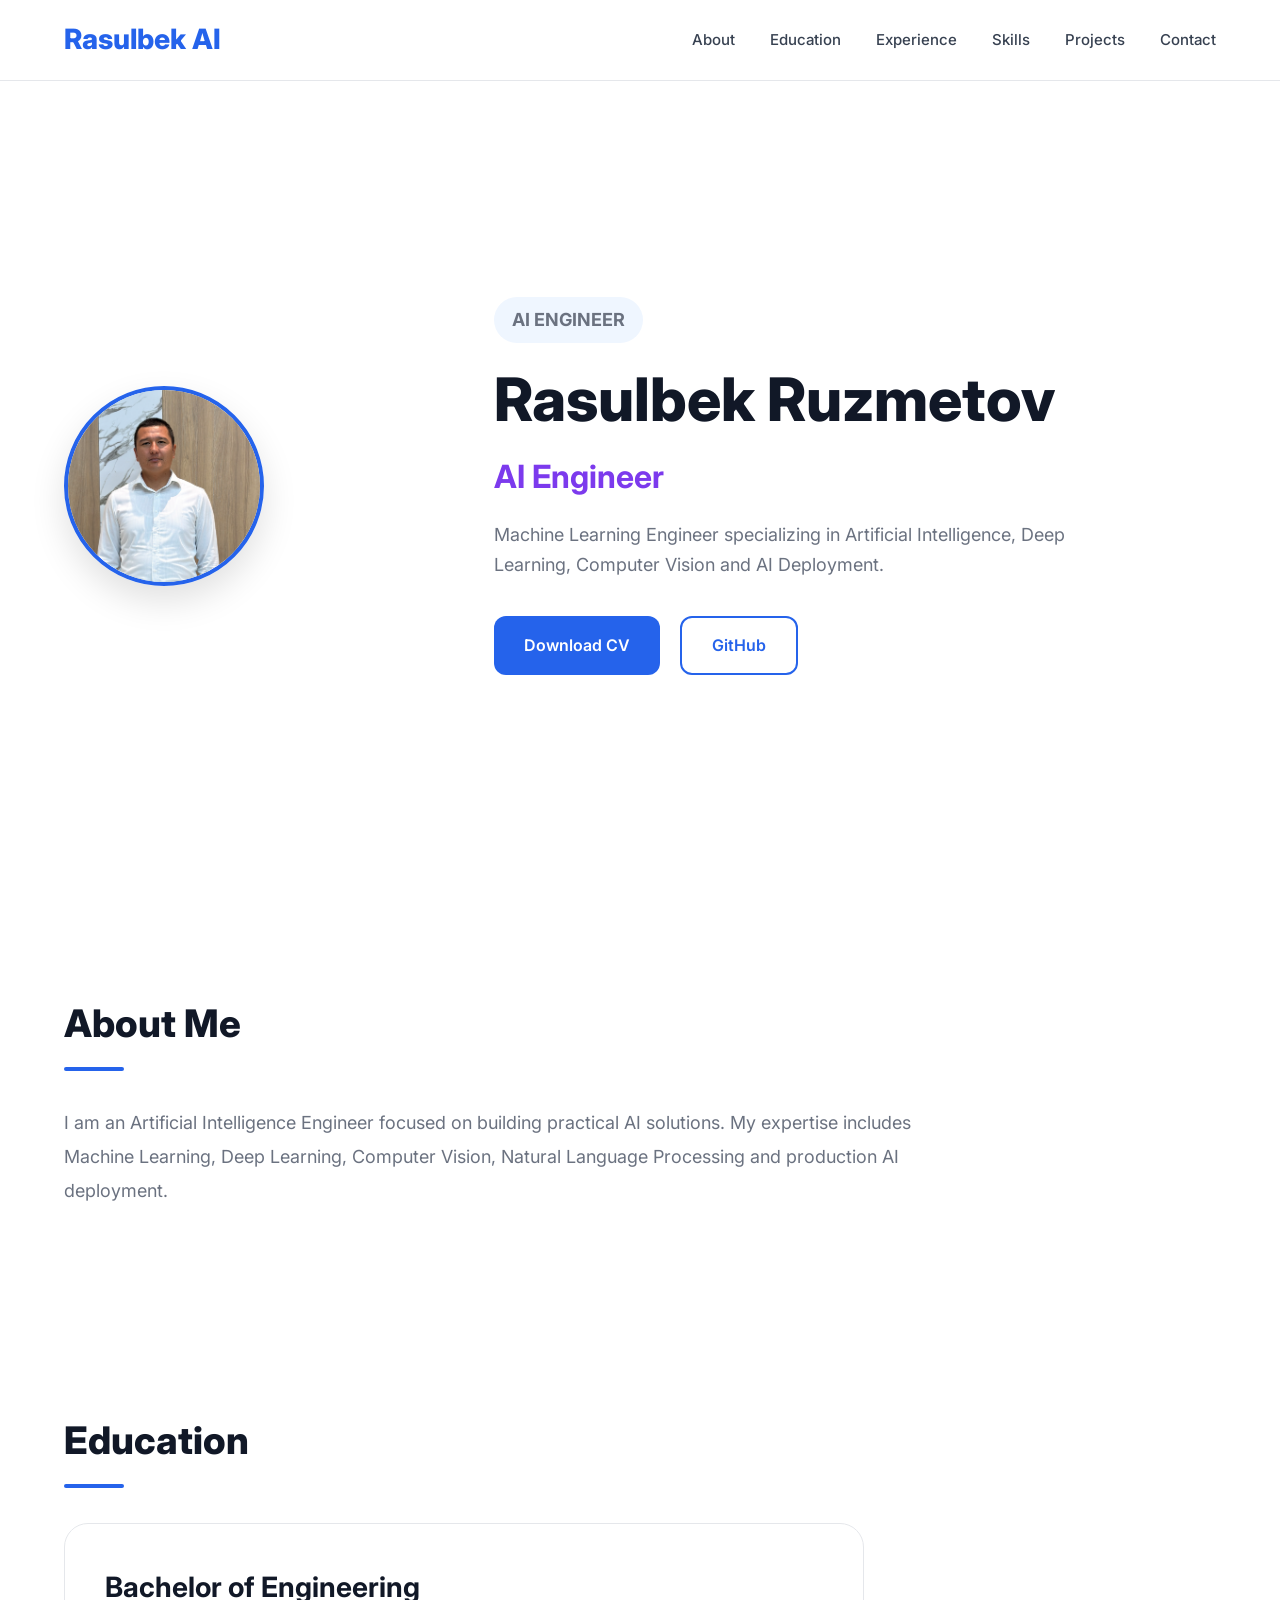
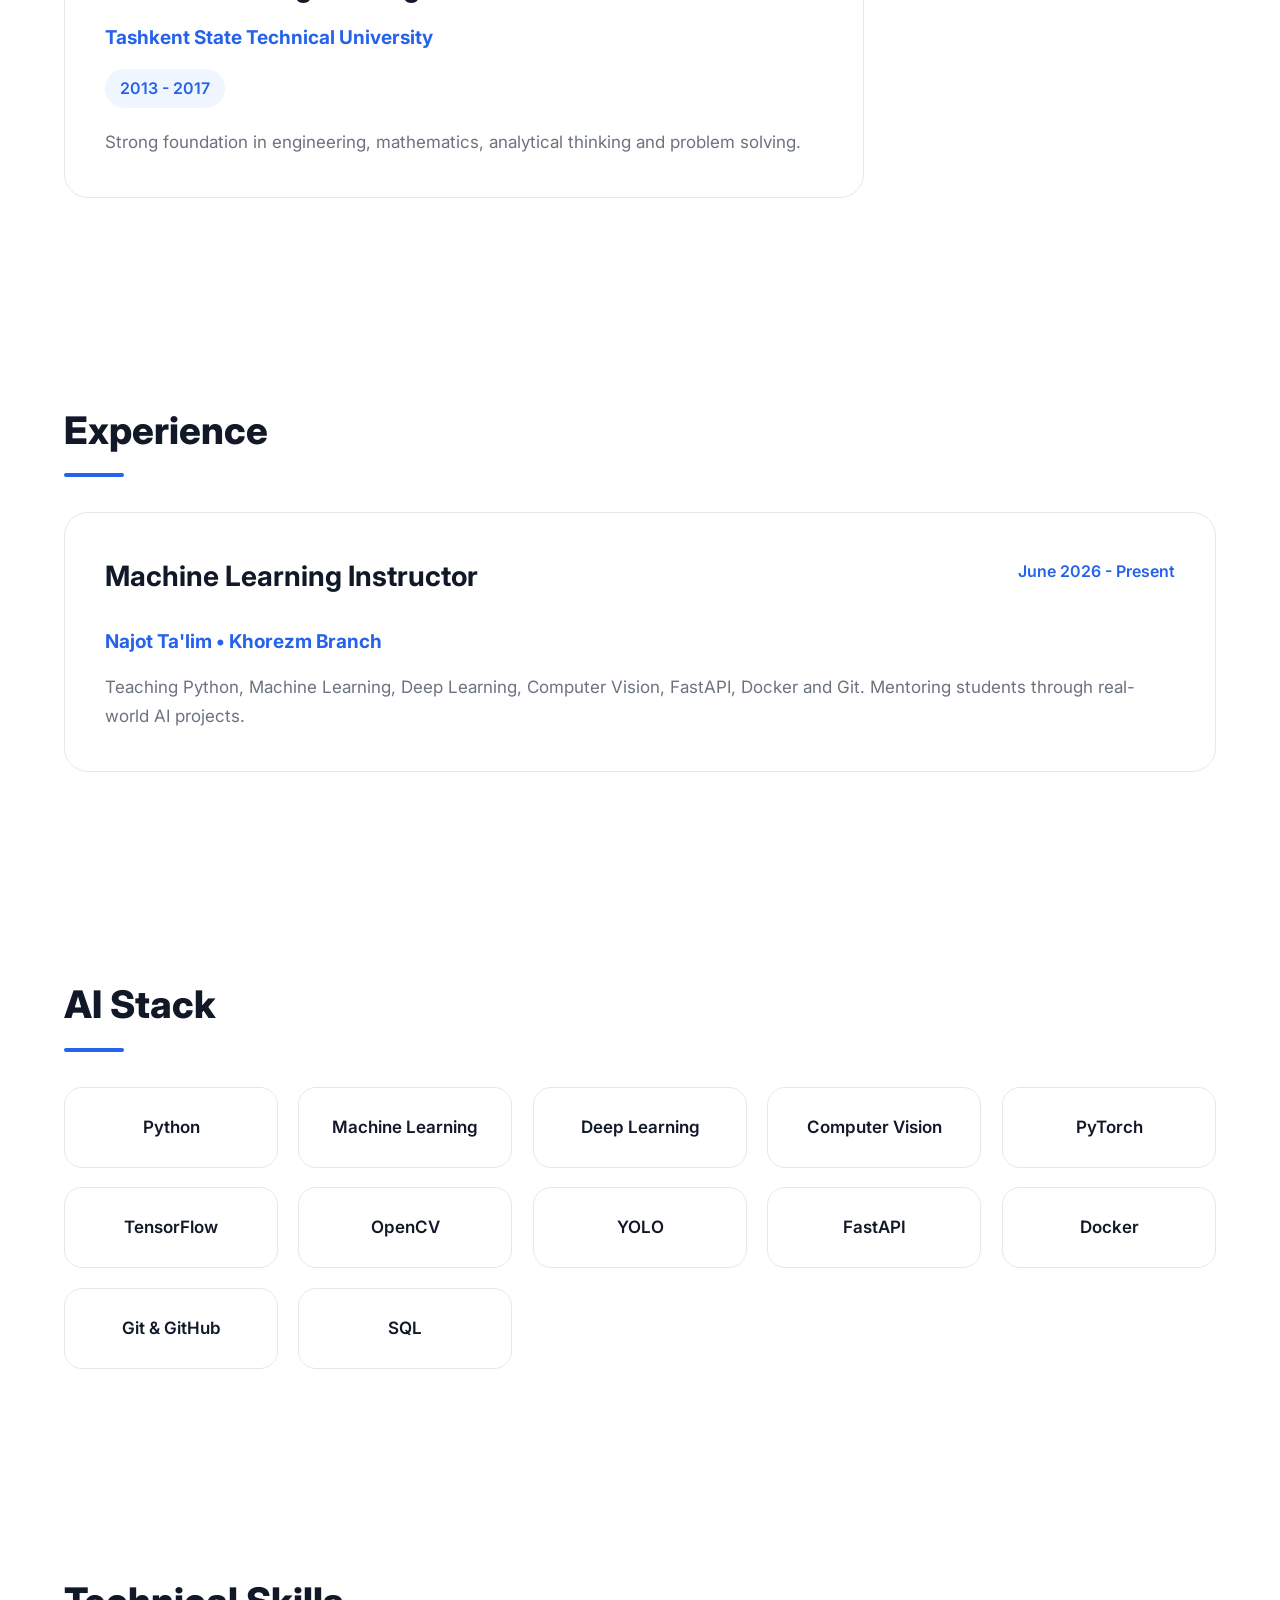
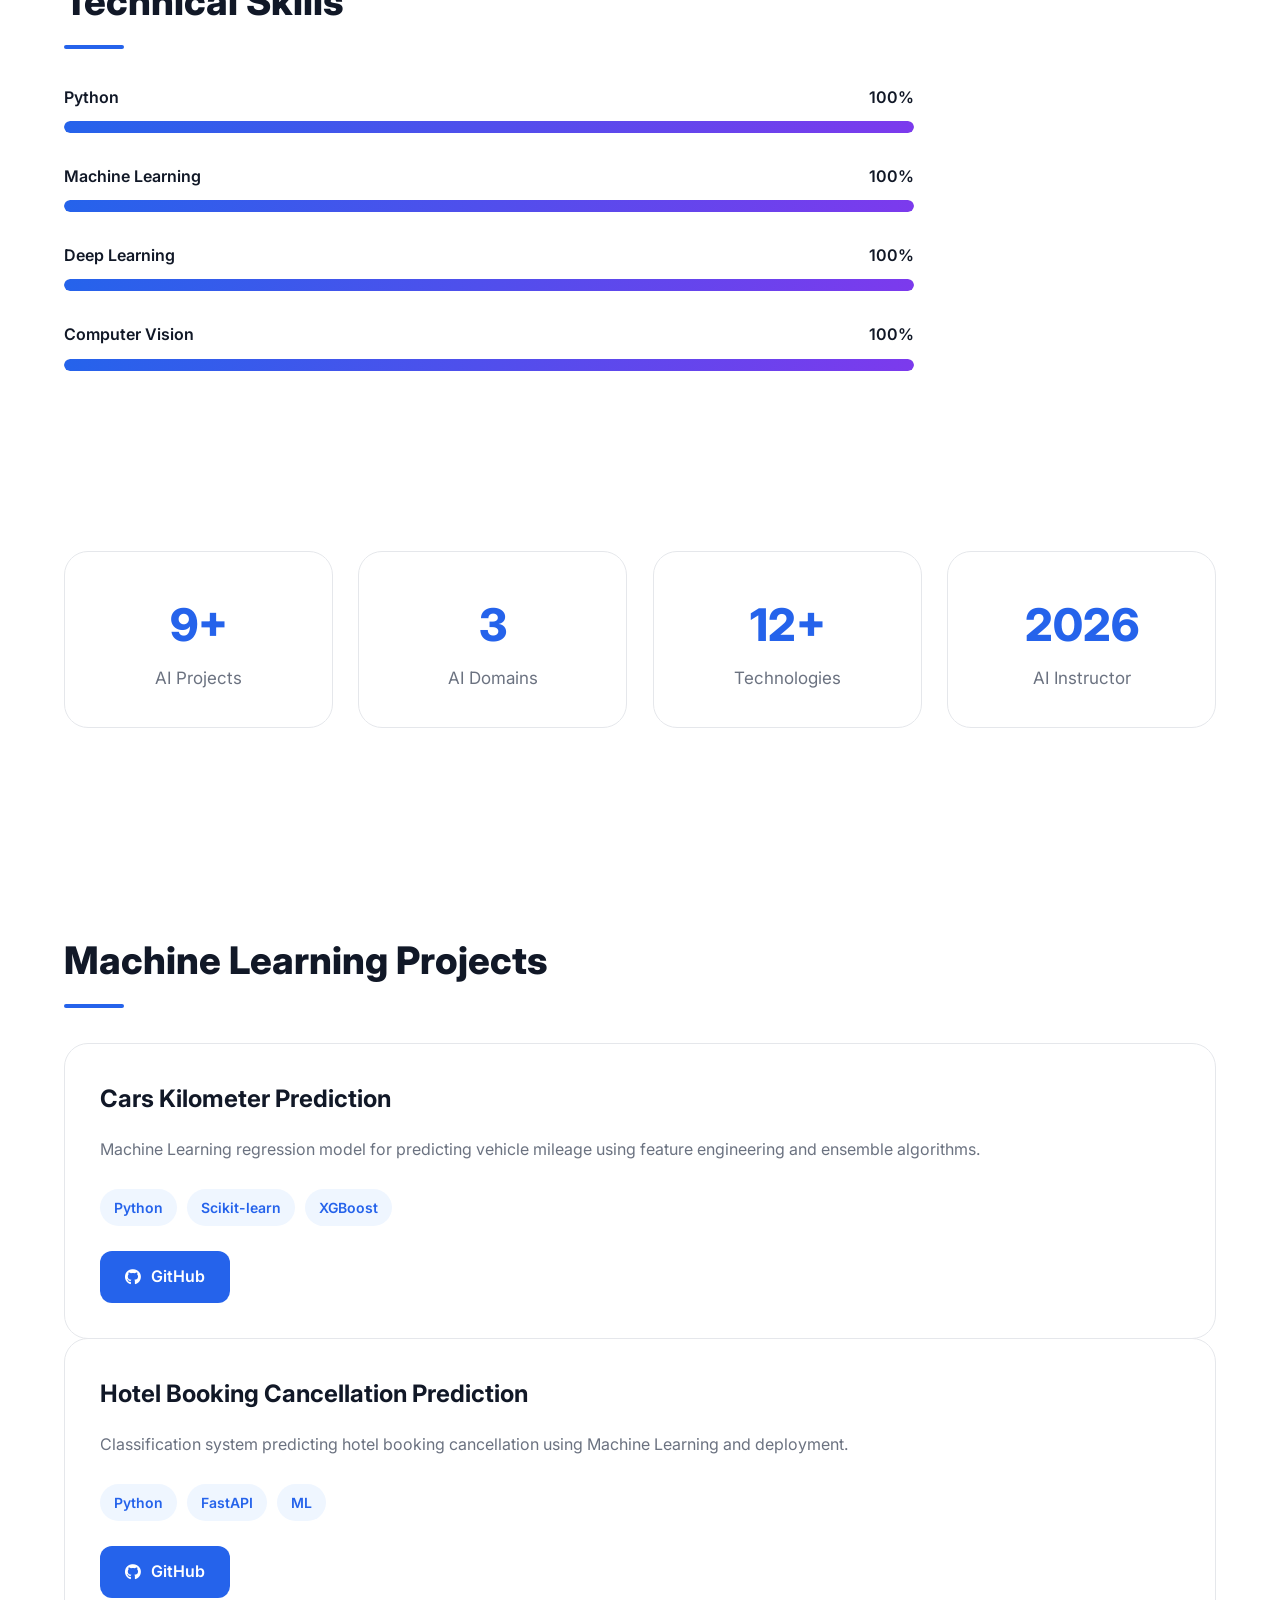
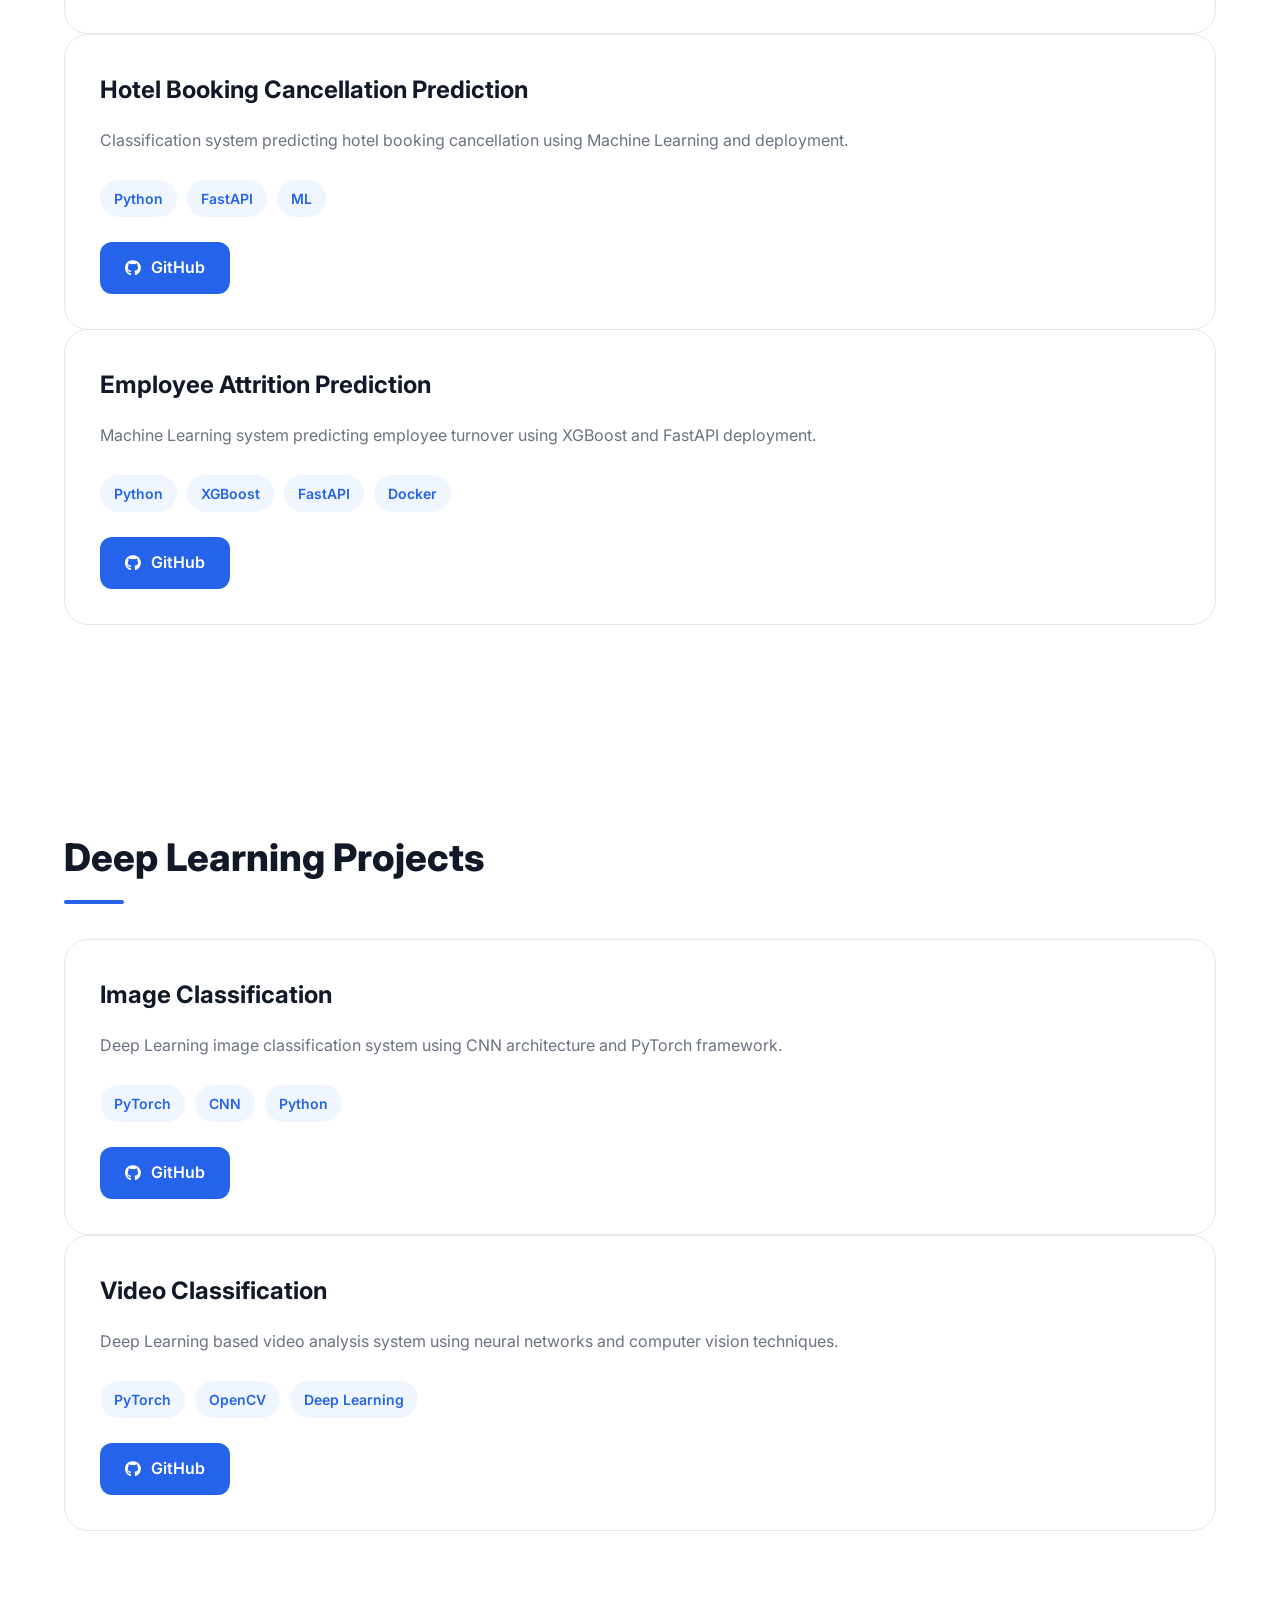
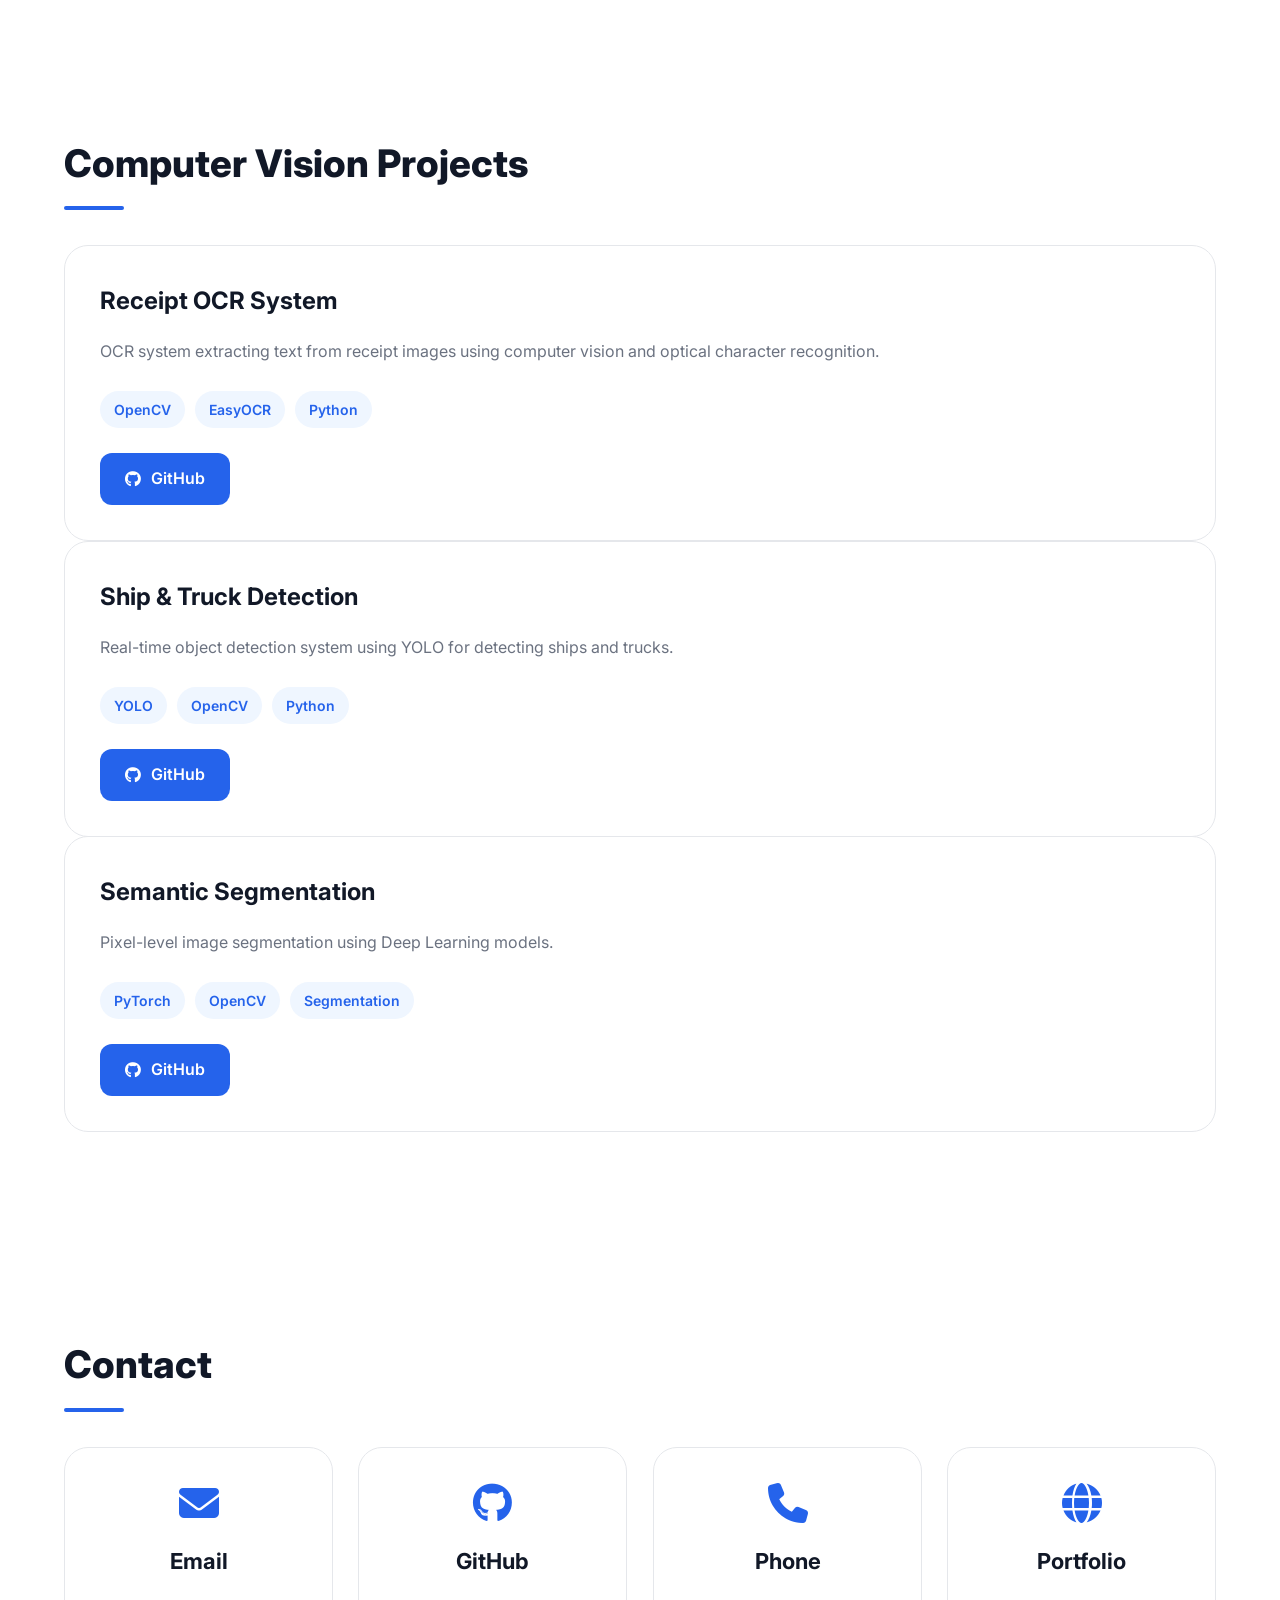
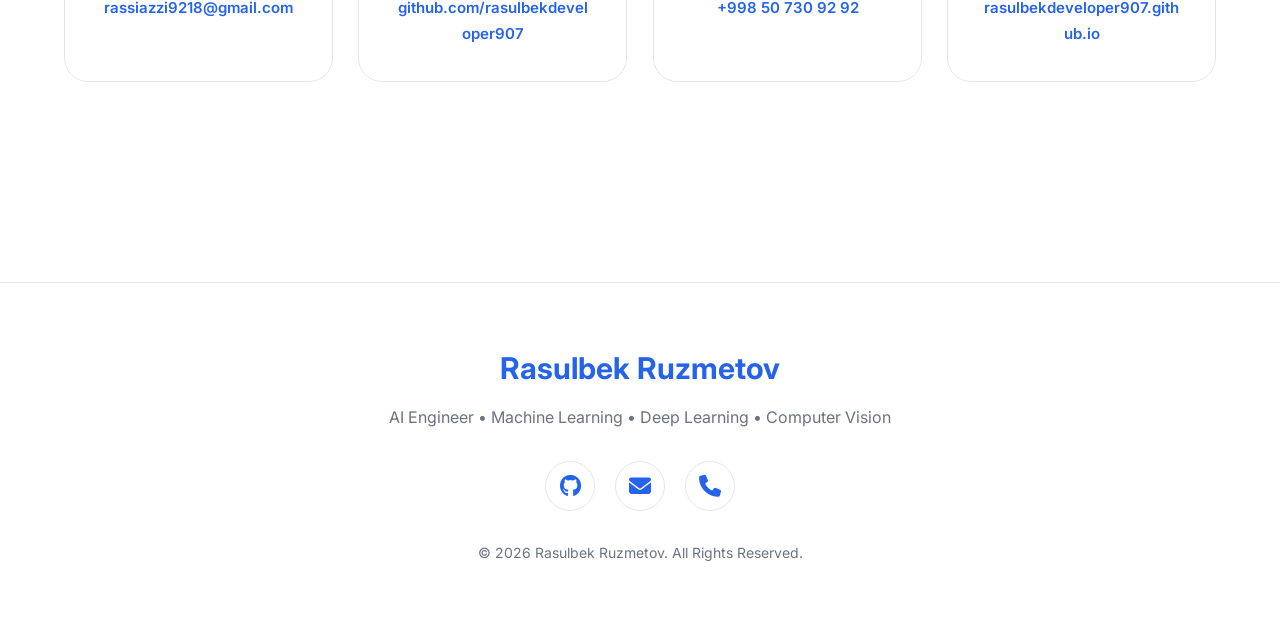
<file: index.html>
<!DOCTYPE html>
<html lang="en">

<head>

<meta charset="UTF-8">

<meta name="viewport" content="width=device-width, initial-scale=1.0">


<title>
Rasulbek Ruzmetov | AI Engineer
</title>


<!-- Google Font -->

<link rel="preconnect" href="https://fonts.googleapis.com">

<link rel="preconnect" href="https://fonts.gstatic.com" crossorigin>

<link href="https://fonts.googleapis.com/css2?family=Inter:wght@300;400;500;600;700;800&display=swap"
rel="stylesheet">


<!-- Icons -->

<link rel="stylesheet"
href="https://cdnjs.cloudflare.com/ajax/libs/font-awesome/6.7.2/css/all.min.css">


<!-- CSS -->

<link rel="stylesheet" href="style.css">


</head>



<body>


<!-- =========================
HEADER
========================= -->


<header>


<div class="container">


<nav>


<div class="logo">

Rasulbek AI

</div>



<ul>


<li>
<a href="#about">
About
</a>
</li>


<li>
<a href="#education">
Education
</a>
</li>


<li>
<a href="#experience">
Experience
</a>
</li>


<li>
<a href="#skills">
Skills
</a>
</li>


<li>
<a href="#projects">
Projects
</a>
</li>


<li>
<a href="#contact">
Contact
</a>
</li>


</ul>



</nav>


</div>


</header>





<!-- =========================
HERO SECTION
========================= -->

<section class="hero">

<div class="container hero-grid">


<div class="hero-image">

<img src="assets/profile.png"
alt="Rasulbek Ruzmetov">

</div>



<div class="hero-content">

<p class="badge">
AI ENGINEER
</p>


<h1>
Rasulbek Ruzmetov
</h1>


<h2>
<span class="typing"></span>
</h2>


<p>
Machine Learning Engineer specializing in
Artificial Intelligence, Deep Learning,
Computer Vision and AI Deployment.
</p>


<div class="buttons">

<a href="assets/CV.pdf"
class="btn primary">

Download CV

</a>


<a href="https://github.com/rasulbekdeveloper907"
class="btn outline">

GitHub

</a>


</div>


</div>


</div>

</section>




<!-- =========================
ABOUT
========================= -->


<section id="about">


<div class="container">


<h2 class="section-title">

About Me

</h2>



<p class="about-text">


I am an Artificial Intelligence Engineer
focused on building practical AI solutions.


My expertise includes Machine Learning,
Deep Learning, Computer Vision,
Natural Language Processing and
production AI deployment.


</p>


</div>


</section>





<!-- =========================
EDUCATION
========================= -->


<section id="education">


<div class="container">


<h2 class="section-title">

Education

</h2>



<div class="card">


<h3>

Bachelor of Engineering

</h3>


<h4>

Tashkent State Technical University

</h4>


<span>

2013 - 2017

</span>


<p>

Strong foundation in engineering,
mathematics, analytical thinking
and problem solving.

</p>


</div>


</div>


</section>



<!-- davom etadi -->



<script src="script.js"></script>


</body>


</html> 

<!-- =========================
EXPERIENCE
========================= -->


<section id="experience">


<div class="container">


<h2 class="section-title">

Experience

</h2>



<div class="card">


<div class="card-header">


<h3>

Machine Learning Instructor

</h3>


<span>

June 2026 - Present

</span>


</div>



<h4>

Najot Ta'lim • Khorezm Branch

</h4>



<p>


Teaching Python, Machine Learning,
Deep Learning, Computer Vision,
FastAPI, Docker and Git.


Mentoring students through
real-world AI projects.


</p>



</div>



</div>


</section>


<!-- =========================
AI STACK
========================= -->


<section id="stack">


<div class="container">


<h2 class="section-title">

AI Stack

</h2>



<div class="skills-grid">


<div class="skill">

Python

</div>


<div class="skill">

Machine Learning

</div>



<div class="skill">

Deep Learning

</div>



<div class="skill">

Computer Vision

</div>



<div class="skill">

PyTorch

</div>



<div class="skill">

TensorFlow

</div>



<div class="skill">

OpenCV

</div>



<div class="skill">

YOLO

</div>



<div class="skill">

FastAPI

</div>



<div class="skill">

Docker

</div>



<div class="skill">

Git & GitHub

</div>



<div class="skill">

SQL

</div>



</div>


</div>


</section>

<!-- =========================
SKILLS
========================= -->


<section id="skills">


<div class="container">


<h2 class="section-title">

Technical Skills

</h2>



<div class="skill-bars">


<div class="bar">


<div class="bar-title">

Python

<span>
100%
</span>

</div>


<div class="progress">


<div class="progress-fill python">

</div>


</div>


</div>




<div class="bar">


<div class="bar-title">

Machine Learning

<span>
100%
</span>

</div>


<div class="progress">


<div class="progress-fill ml">

</div>


</div>


</div>





<div class="bar">


<div class="bar-title">

Deep Learning

<span>
100%
</span>

</div>


<div class="progress">


<div class="progress-fill dl">

</div>


</div>


</div>





<div class="bar">


<div class="bar-title">

Computer Vision

<span>
100%
</span>

</div>


<div class="progress">


<div class="progress-fill cv">

</div>


</div>


</div>



</div>


</div>


</section>


<!-- =========================
STATS
========================= -->


<section class="stats">


<div class="container">


<div class="stats-grid">



<div class="stat-card">


<h3>

9+

</h3>


<p>

AI Projects

</p>


</div>





<div class="stat-card">


<h3>

3

</h3>


<p>

AI Domains

</p>


</div>





<div class="stat-card">


<h3>

12+

</h3>


<p>

Technologies

</p>


</div>





<div class="stat-card">


<h3>

2026

</h3>


<p>

AI Instructor

</p>


</div>



</div>


</div>


</section>


<section id="projects">


<div class="container">


<h2 class="section-title">

Machine Learning Projects

</h2>



<div class="projects-grid">

<div class="project-card">


<h3>

Cars Kilometer Prediction

</h3>



<p>

Machine Learning regression model
for predicting vehicle mileage
using feature engineering and
ensemble algorithms.

</p>



<div class="tech-stack">


<span>

Python

</span>


<span>

Scikit-learn

</span>


<span>

XGBoost

</span>



</div>



<a href="https://github.com/rasulbekdeveloper907/Cars-Kilometer-Prediction-"
target="_blank"
class="project-btn">


<i class="fa-brands fa-github"></i>

GitHub


</a>



</div>

<div class="project-card">


<h3>

Hotel Booking Cancellation Prediction

</h3>


<p>

Classification system predicting
hotel booking cancellation using
Machine Learning and deployment.

</p>


<div class="tech-stack">


<span>
Python
</span>


<span>
FastAPI
</span>


<span>
ML
</span>


</div>



<a href="https://github.com/rasulbekdeveloper907/Hotel-Booking-Cancellation-Prediction"
target="_blank"
class="project-btn">


<i class="fa-brands fa-github"></i>

GitHub


</a>



</div>


<div class="project-card">


<h3>

Hotel Booking Cancellation Prediction

</h3>


<p>

Classification system predicting
hotel booking cancellation using
Machine Learning and deployment.

</p>


<div class="tech-stack">


<span>
Python
</span>


<span>
FastAPI
</span>


<span>
ML
</span>


</div>



<a href="https://github.com/rasulbekdeveloper907/Hotel-Booking-Cancellation-Prediction"
target="_blank"
class="project-btn">


<i class="fa-brands fa-github"></i>

GitHub


</a>



</div>

<!-- ML PROJECT 4 -->

<div class="project-card">


<h3>

Employee Attrition Prediction

</h3>


<p>

Machine Learning system predicting
employee turnover using XGBoost
and FastAPI deployment.

</p>



<div class="tech-stack">


<span>
Python
</span>


<span>
XGBoost
</span>


<span>
FastAPI
</span>


<span>
Docker
</span>


</div>



<a href="https://github.com/rasulbekdeveloper907/Employee_Attrition_Project"
target="_blank"
class="project-btn">


<i class="fa-brands fa-github"></i>

GitHub


</a>


</div>

</div>

</div>

</section>


<!-- =========================
DEEP LEARNING PROJECTS
========================= -->


<section id="deep-learning">


<div class="container">


<h2 class="section-title">

Deep Learning Projects

</h2>



<div class="projects-grid">


<div class="project-card">


<h3>

Image Classification

</h3>


<p>

Deep Learning image classification
system using CNN architecture
and PyTorch framework.

</p>



<div class="tech-stack">


<span>
PyTorch
</span>


<span>
CNN
</span>


<span>
Python
</span>


</div>



<a href="https://github.com/rasulbekdeveloper907/DL_Image_Project"
target="_blank"
class="project-btn">


<i class="fa-brands fa-github"></i>

GitHub


</a>



</div>


<div class="project-card">


<h3>

Video Classification

</h3>


<p>

Deep Learning based video analysis
system using neural networks and
computer vision techniques.

</p>



<div class="tech-stack">


<span>
PyTorch
</span>


<span>
OpenCV
</span>


<span>
Deep Learning
</span>


</div>



<a href="https://github.com/rasulbekdeveloper907/DL_Video_Project"
target="_blank"
class="project-btn">


<i class="fa-brands fa-github"></i>

GitHub


</a>


</div>

</div>

</div>

</section>

<!-- =========================
COMPUTER VISION PROJECTS
========================= -->


<section id="computer-vision">


<div class="container">


<h2 class="section-title">

Computer Vision Projects

</h2>



<div class="projects-grid">


<div class="project-card">


<h3>

Receipt OCR System

</h3>


<p>

OCR system extracting text from
receipt images using computer vision
and optical character recognition.

</p>



<div class="tech-stack">


<span>
OpenCV
</span>


<span>
EasyOCR
</span>


<span>
Python
</span>


</div>



<a href="https://github.com/rasulbekdeveloper907/Receipt_OCR_Project"
target="_blank"
class="project-btn">


<i class="fa-brands fa-github"></i>

GitHub


</a>



</div>


<div class="project-card">


<h3>

Ship & Truck Detection

</h3>


<p>

Real-time object detection system
using YOLO for detecting ships
and trucks.

</p>



<div class="tech-stack">


<span>
YOLO
</span>


<span>
OpenCV
</span>


<span>
Python
</span>


</div>



<a href="https://github.com/rasulbekdeveloper907/Ship_Truck_Computer_Vision_Project"
target="_blank"
class="project-btn">


<i class="fa-brands fa-github"></i>

GitHub


</a>



</div>



<div class="project-card">


<h3>

Semantic Segmentation

</h3>


<p>

Pixel-level image segmentation
using Deep Learning models.

</p>



<div class="tech-stack">


<span>
PyTorch
</span>


<span>
OpenCV
</span>


<span>
Segmentation
</span>


</div>



<a href="https://github.com/rasulbekdeveloper907/CV_Segmentation_Project"
target="_blank"
class="project-btn">


<i class="fa-brands fa-github"></i>

GitHub


</a>



</div>


</div>

</div>

</section>

<!-- =========================
CONTACT
========================= -->


<section id="contact">


<div class="container">


<h2 class="section-title">

Contact

</h2>



<div class="contact-grid">



<div class="contact-card">


<i class="fa-solid fa-envelope"></i>


<h3>

Email

</h3>


<p>

<a href="mailto:rassiazzi9218@gmail.com">

rassiazzi9218@gmail.com

</a>

</p>


</div>





<div class="contact-card">


<i class="fa-brands fa-github"></i>


<h3>

GitHub

</h3>


<p>

<a href="https://github.com/rasulbekdeveloper907"
target="_blank">


github.com/rasulbekdeveloper907


</a>

</p>


</div>





<div class="contact-card">


<i class="fa-solid fa-phone"></i>


<h3>

Phone

</h3>


<p>

<a href="tel:+998507309292">

+998 50 730 92 92

</a>

</p>


</div>





<div class="contact-card">


<i class="fa-solid fa-globe"></i>


<h3>

Portfolio

</h3>


<p>

<a href="https://rasulbekdeveloper907.github.io"
target="_blank">


rasulbekdeveloper907.github.io


</a>

</p>


</div>



</div>


</div>


</section>


<!-- =========================
FOOTER
========================= -->


<footer>


<div class="container">


<h3>

Rasulbek Ruzmetov

</h3>



<p>

AI Engineer • Machine Learning •
Deep Learning • Computer Vision

</p>




<div class="footer-links">


<a href="https://github.com/rasulbekdeveloper907"
target="_blank">


<i class="fa-brands fa-github"></i>


</a>



<a href="mailto:rassiazzi9218@gmail.com">


<i class="fa-solid fa-envelope"></i>


</a>



<a href="tel:+998507309292">


<i class="fa-solid fa-phone"></i>


</a>


</div>





<p class="copyright">


© <span id="year"></span>

Rasulbek Ruzmetov.

All Rights Reserved.


</p>


</div>


</footer>


<script src="script.js"></script>

</body>

</html>
</file>
<file: style.css>
/* ==========================================
   AI PORTFOLIO 2026
   Rasulbek Ruzmetov
========================================== */


*{

margin:0;
padding:0;
box-sizing:border-box;

}



html{

scroll-behavior:smooth;

}



body{

font-family:'Inter',sans-serif;

background:#ffffff;

color:#111827;

line-height:1.7;

}



a{

text-decoration:none;

color:inherit;

}



img{

max-width:100%;

display:block;

}



ul{

list-style:none;

}



.container{

width:90%;

max-width:1200px;

margin:auto;

}



:root{


--primary:#2563eb;

--secondary:#7c3aed;

--text:#111827;

--gray:#6b7280;

--border:#e5e7eb;

--light:#f9fafb;


}

section{

padding:100px 0;

}



.section-title{


font-size:38px;

font-weight:800;

margin-bottom:50px;

color:var(--text);


position:relative;


}



.section-title::after{


content:"";


width:60px;

height:4px;


background:var(--primary);


position:absolute;


bottom:-15px;

left:0;


border-radius:10px;


}


header{


position:sticky;

top:0;

z-index:999;


background:white;


border-bottom:1px solid var(--border);


}



nav{


height:80px;


display:flex;

justify-content:space-between;

align-items:center;


}



.logo{


font-size:28px;

font-weight:800;


color:var(--primary);


}



nav ul{


display:flex;

gap:35px;


}



nav ul a{


font-size:15px;

font-weight:500;


color:#374151;


transition:.3s;


}



nav ul a:hover{


color:var(--primary);


}


.hero{


min-height:90vh;


display:flex;

align-items:center;


}



.hero-grid{


display:grid;


grid-template-columns:350px 1fr;


gap:80px;


align-items:center;


}


.hero-image img{

    width:200px;

    height:200px;

    object-fit:cover;

    border-radius:50%;

    border:4px solid #2563eb;

    box-shadow:
    0 15px 35px rgba(0,0,0,.12);

}


.badge{


display:inline-block;


background:#eff6ff;


color:var(--primary);


padding:8px 18px;


border-radius:50px;


font-weight:700;


font-size:14px;


margin-bottom:20px;


}


.hero-content h1{


font-size:60px;


line-height:1.2;


font-weight:800;


color:#111827;


}



.hero-content h2{


font-size:32px;


color:var(--primary);


margin:15px 0;


}



.typing{


color:var(--secondary);


}


.hero-content p{


font-size:18px;


color:var(--gray);


max-width:650px;


}


.buttons{


display:flex;


gap:20px;


margin-top:35px;


}



.btn{


padding:14px 30px;


border-radius:12px;


font-weight:600;


display:inline-flex;


align-items:center;


gap:10px;


transition:.3s;


}



.primary{


background:var(--primary);


color:white;


}



.primary:hover{


transform:translateY(-4px);


}



.outline{


border:2px solid var(--primary);


color:var(--primary);


}



.outline:hover{


background:var(--primary);


color:white;


}


/* ==========================================
   ABOUT
========================================== */


.about-text{


max-width:900px;


font-size:18px;


color:var(--gray);


line-height:1.9;


}

/* ==========================================
   CARD
========================================== */


.card{


background:white;


border:1px solid var(--border);


border-radius:24px;


padding:40px;


transition:.35s;


}



.card:hover{


transform:translateY(-8px);


box-shadow:


0 20px 45px rgba(0,0,0,.08);


}


#education .card{


max-width:800px;


}



.card h3{


font-size:28px;


font-weight:700;


margin-bottom:10px;


color:var(--text);


}



.card h4{


font-size:19px;


color:var(--primary);


margin-bottom:15px;


}



.card span{


display:inline-block;


background:#eff6ff;


color:var(--primary);


padding:6px 15px;


border-radius:30px;


font-weight:600;


margin-bottom:20px;


}



.card p{


color:var(--gray);


font-size:17px;


}

.card-header{


display:flex;


justify-content:space-between;


align-items:center;


gap:20px;


margin-bottom:15px;


}



.card-header span{


background:none;


padding:0;


}


/* ==========================================
   AI STACK
========================================== */


.skills-grid{


display:grid;


grid-template-columns:


repeat(auto-fit,minmax(180px,1fr));


gap:20px;


}

.skill{


background:white;


border:1px solid var(--border);


padding:25px;


border-radius:18px;


text-align:center;


font-weight:600;


font-size:17px;


transition:.3s;


}



.skill:hover{


background:var(--primary);


color:white;


transform:translateY(-6px);


}


/* ==========================================
   SKILL BARS
========================================== */


.skill-bars{


max-width:850px;


}



.bar{


margin-bottom:30px;


}



.bar-title{


display:flex;


justify-content:space-between;


font-weight:600;


margin-bottom:10px;


}



.progress{


height:12px;


background:#e5e7eb;


border-radius:20px;


overflow:hidden;


}



.progress-fill{


height:100%;


background:linear-gradient(

100deg,

#2563eb,

#7c3aed

);


border-radius:20px;


}


.python{


width:100%;


}



.ml{


width:100%;


}



.dl{


width:100%;


}



.cv{


width:100%;


}


/* ==========================================
   STATS
========================================== */


.stats{


padding-top:50px;


}



.stats-grid{


display:grid;


grid-template-columns:


repeat(auto-fit,minmax(220px,1fr));


gap:25px;


}



.stat-card{


background:white;


border:1px solid var(--border);


border-radius:24px;


padding:35px;


text-align:center;


transition:.3s;


}



.stat-card:hover{


transform:translateY(-8px);


box-shadow:


0 20px 40px rgba(0,0,0,.08);


}



.stat-card h3{


font-size:45px;


font-weight:800;


color:var(--primary);


}



.stat-card p{


color:var(--gray);


font-size:17px;


}


/* ==========================================
   STATS
========================================== */


.stats{


padding-top:50px;


}



.stats-grid{


display:grid;


grid-template-columns:


repeat(auto-fit,minmax(220px,1fr));


gap:25px;


}



.stat-card{


background:white;


border:1px solid var(--border);


border-radius:24px;


padding:35px;


text-align:center;


transition:.3s;


}



.stat-card:hover{


transform:translateY(-8px);


box-shadow:


0 20px 40px rgba(0,0,0,.08);


}



.stat-card h3{


font-size:45px;


font-weight:800;


color:var(--primary);


}



.stat-card p{


color:var(--gray);


font-size:17px;


}


.project-card{


background:white;


border:1px solid var(--border);


border-radius:24px;


padding:35px;


display:flex;


flex-direction:column;


transition:.35s;


}



.project-card:hover{


transform:translateY(-10px);


box-shadow:


0 25px 50px rgba(0,0,0,.1);


}

.project-card h3{


font-size:24px;


font-weight:700;


margin-bottom:15px;


color:var(--text);


}



.project-card p{


color:var(--gray);


font-size:16px;


line-height:1.8;


margin-bottom:25px;


}


.tech-stack{


display:flex;


flex-wrap:wrap;


gap:10px;


margin-bottom:25px;


}



.tech-stack span{


padding:7px 14px;


border-radius:50px;


background:#eff6ff;


color:var(--primary);


font-size:14px;


font-weight:600;


}


.project-btn{


margin-top:auto;


width:max-content;


display:flex;


align-items:center;


gap:10px;


padding:12px 25px;


border-radius:12px;


background:var(--primary);


color:white;


font-weight:600;


transition:.3s;


}



.project-btn:hover{


background:#1d4ed8;


transform:translateY(-3px);


}

/* ==========================================
   CONTACT
========================================== */


.contact-grid{


display:grid;


grid-template-columns:


repeat(auto-fit,minmax(240px,1fr));


gap:25px;


}


.contact-card{


background:white;


border:1px solid var(--border);


border-radius:24px;


padding:35px;


text-align:center;


transition:.3s;


}



.contact-card:hover{


transform:translateY(-8px);


box-shadow:


0 20px 40px rgba(0,0,0,.08);


}


.contact-card i{


font-size:40px;


color:var(--primary);


margin-bottom:20px;


}



.contact-card h3{


font-size:22px;


margin-bottom:15px;


}



.contact-card p{


color:var(--gray);


font-size:15px;


word-break:break-word;


}



.contact-card a{


color:var(--primary);


font-weight:600;


}


/* ==========================================
   FOOTER
========================================== */


footer{


margin-top:100px;


padding:60px 0;


border-top:1px solid var(--border);


text-align:center;


}



footer h3{


font-size:30px;


color:var(--primary);


margin-bottom:10px;


}



footer p{


color:var(--gray);


}


.footer-links{


display:flex;


justify-content:center;


gap:20px;


margin:30px 0;


}



.footer-links a{


width:50px;


height:50px;


border-radius:50%;


border:1px solid var(--border);


display:flex;


align-items:center;


justify-content:center;


font-size:22px;


color:var(--primary);


transition:.3s;


}



.footer-links a:hover{


background:var(--primary);


color:white;


transform:translateY(-5px);


}

.copyright{


font-size:14px;


margin-top:20px;


}

.copyright{


font-size:14px;


margin-top:20px;


}

/* ==========================================
   MOBILE RESPONSIVE
========================================== */


@media(max-width:600px){



.container{


width:92%;


}



section{


padding:70px 0;


}



nav{


height:auto;


padding:20px 0;


flex-direction:column;


gap:20px;


}



nav ul{


flex-wrap:wrap;


justify-content:center;


gap:15px;


}



.logo{


font-size:24px;


}



.hero{


min-height:auto;


padding-top:50px;


}



.hero-image img{


width:220px;


height:220px;


}



.hero-content h1{


font-size:38px;


}



.hero-content h2{


font-size:24px;


}



.hero-content p{


font-size:16px;


}



.buttons{


flex-direction:column;


align-items:center;


}



.btn{


width:220px;


justify-content:center;


}



.section-title{


font-size:28px;


}



.card{


padding:25px;


}



.card-header{


flex-direction:column;


align-items:flex-start;


}



.skill-grid{


grid-template-columns:1fr;


}



.stats-grid{


grid-template-columns:1fr;


}



.contact-grid{


grid-template-columns:1fr;


}


}


/* ==========================================
   REVEAL ANIMATION
========================================== */


.card,
.project-card,
.skill,
.stat-card,
.contact-card{


opacity:0;


transform:translateY(40px);


transition:.7s ease;


}



.show{


opacity:1;


transform:translateY(0);


}


.project-card,
.card,
.skill,
.stat-card,
.contact-card{


will-change:transform;


}

/* ==========================================
   SCROLLBAR
========================================== */


::-webkit-scrollbar{


width:10px;


}



::-webkit-scrollbar-track{


background:#f9fafb;


}



::-webkit-scrollbar-thumb{


background:#2563eb;


border-radius:20px;


}


::selection{


background:#2563eb;


color:white;


}
</file>
